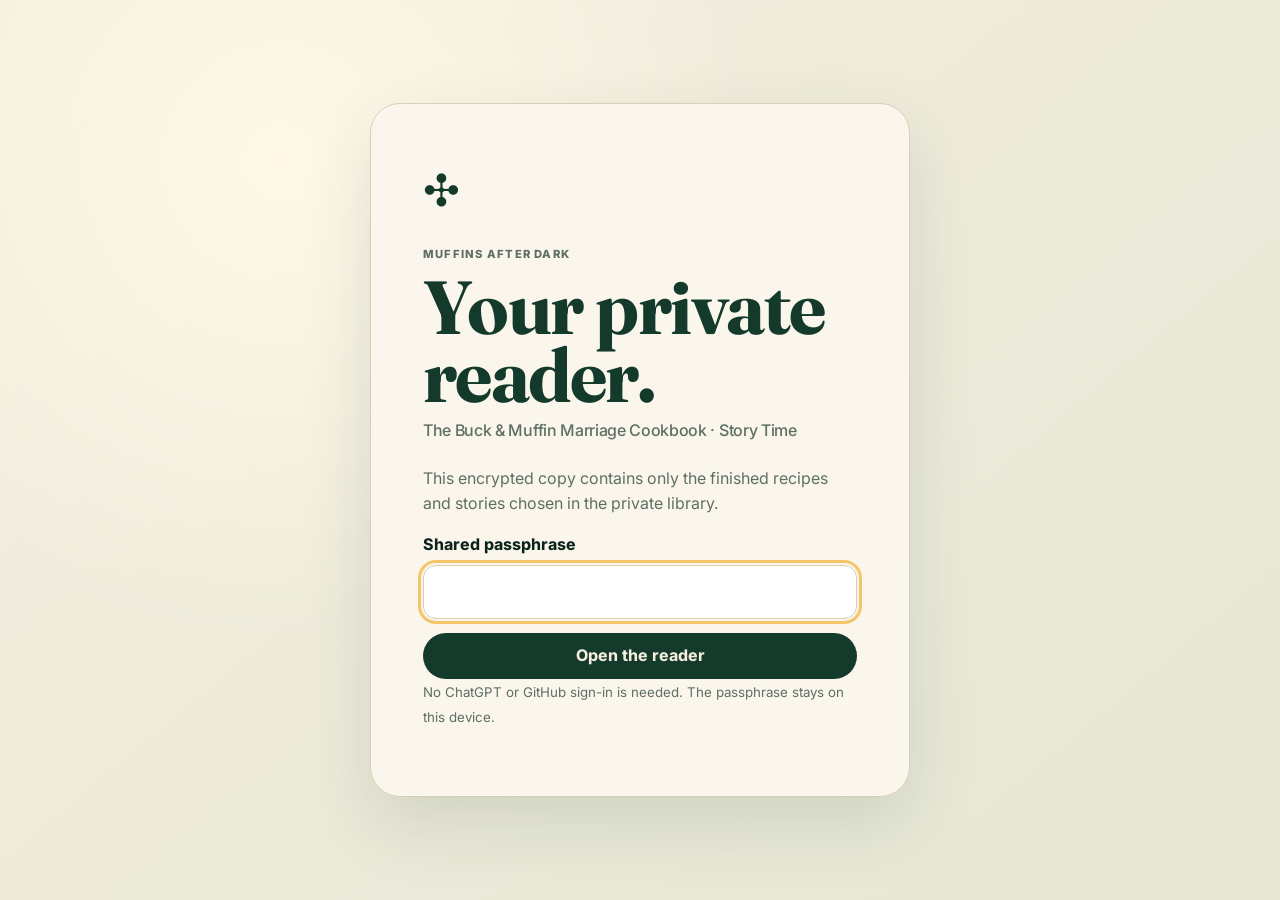
<file: index.html>
<!doctype html>
<html lang="en">
<head>
  <meta charset="utf-8" />
  <meta name="viewport" content="width=device-width,initial-scale=1,viewport-fit=cover" />
  <meta name="robots" content="noindex,nofollow,noarchive" />
  <meta name="color-scheme" content="light dark" />
  <title>Muffins After Dark · Private Reader</title>
  <link rel="stylesheet" href="./reader.css" />
</head>
<body>
  <main id="reader-root" aria-live="polite"></main>
  <div id="lightbox" class="lightbox" hidden><button aria-label="Close image">×</button><img alt="" /></div>
  <script src="./reader.js" defer></script>
</body>
</html>
</file>
<file: reader.css>
@import url("https://fonts.googleapis.com/css2?family=Fraunces:ital,opsz,wght@0,9..144,500;0,9..144,600;0,9..144,700;0,9..144,800;1,9..144,700&family=Inter:wght@400;500;600;700&display=swap");

:root {
  --paper: #f5eedf;
  --surface: #fbf7ee;
  --ink: #143a2b;
  --loam: #0b231a;
  --muted: #5f6f65;
  --ochre: #f2b233;
  --coral: #ec6a47;
  --mist: #9dc9e5;
  --sage: #c8d6b4;
  --line: #d9cfb8;
  --wine: #6e2838;
  --mulberry: #432331;
  --rose-paper: #f2d9d5;
  --display: "Fraunces", Georgia, serif;
  --body: "Inter", Arial, sans-serif;
  --radius: 20px;
  color-scheme: light;
}

* { box-sizing: border-box; }
html { scroll-behavior: smooth; }
body { margin: 0; background: var(--paper); color: var(--loam); font: 16px/1.55 var(--body); -webkit-font-smoothing: antialiased; }
button, input, select { font: inherit; }
button { color: inherit; cursor: pointer; }
button:focus-visible, input:focus-visible, select:focus-visible, a:focus-visible { outline: 3px solid rgba(242,178,51,.7); outline-offset: 2px; }
::selection { background: var(--ochre); color: var(--ink); }
h1, h2, h3, p { margin-top: 0; }
h1, h2, h3 { color: var(--ink); font-family: var(--display); line-height: 1.03; letter-spacing: -.02em; }
[hidden] { display: none !important; }

.eyebrow, .card-kicker, .folio-label { margin: 0 0 10px; color: var(--wine); font-size: .7rem; font-weight: 800; letter-spacing: .11em; text-transform: uppercase; }
.primary, .ghost { min-height: 46px; padding: 0 22px; border: 0; border-radius: 999px; font-weight: 750; }
.primary { background: var(--ink); color: var(--paper); }
.ghost { background: transparent; color: var(--ink); box-shadow: inset 0 0 0 1.5px var(--ink); }

.lock { min-height: 100svh; padding: 28px; display: grid; place-items: center; background: radial-gradient(circle at 22% 18%,#fff8e8 0,transparent 38%),linear-gradient(140deg,var(--paper),#e6e7d5); }
.lock-card { width: min(540px,100%); padding: clamp(30px,6vw,52px); border: 1px solid var(--line); border-radius: 30px; background: rgba(251,247,238,.95); box-shadow: 0 28px 70px rgba(20,58,43,.12); }
.petal { margin-bottom: 22px; color: var(--ink); font-size: 44px; }
.lock h1 { margin: 0; color: var(--ink); font: 700 clamp(3rem,8vw,4.7rem)/.9 var(--display); }
.lock h2 { margin: 12px 0 26px; color: var(--muted); font: 500 1rem var(--body); }
.lock p { color: var(--muted); }
.lock label { display: grid; gap: 8px; font-weight: 750; }
.lock input { width: 100%; min-height: 54px; padding: 0 16px; border: 1px solid var(--line); border-radius: 13px; background: #fff; color: var(--loam); }
.lock .primary { width: 100%; margin-top: 14px; }
.error { color: #9e293d !important; font-weight: 700; }

.shell { min-height: 100svh; }
.topbar { min-height: 78px; padding: 13px clamp(18px,4vw,58px); border-bottom: 1px solid var(--line); background: rgba(245,238,223,.94); backdrop-filter: blur(14px); display: flex; align-items: center; gap: 28px; position: sticky; top: 0; z-index: 30; }
.brand { margin-right: auto; display: flex; align-items: center; gap: 10px; }
.brand i { color: var(--ink); font-style: normal; font-size: 31px; }
.brand strong { display: block; color: var(--ink); font: 700 1.18rem var(--display); }
.brand small { display: block; color: var(--muted); font-size: .61rem; }
.switch { padding: 4px; border: 1px solid var(--line); border-radius: 999px; display: flex; }
.switch button { min-height: 35px; padding: 0 15px; border: 0; border-radius: 999px; background: transparent; color: var(--ink); font-size: .72rem; font-weight: 800; }
.switch button.active { background: var(--wine); color: var(--surface); }
.top-actions { display: flex; gap: 8px; }
.top-actions button { border: 0; background: transparent; color: var(--ink); font-weight: 750; }

.page { width: min(1240px,calc(100% - 48px)); margin: 0 auto; padding: 60px 0 112px; }
.hero { padding: 10px 0 40px; border-bottom: 1px solid var(--line); display: flex; align-items: end; justify-content: space-between; gap: 30px; }
.hero h1 { margin: 4px 0 12px; font-size: clamp(3.3rem,7vw,6.5rem); }
.hero p { max-width: 660px; margin: 0; color: var(--muted); }
.hero > span { padding: 8px 13px; border-radius: 999px; background: var(--sage); color: var(--ink); font-size: .72rem; font-weight: 800; }
.cookbook-hero { min-height: 450px; padding: clamp(34px,6vw,76px); margin-bottom: 30px; border-radius: 28px; background: var(--surface); display: grid; grid-template-columns:minmax(0,1.35fr) minmax(250px,.65fr); gap: 50px; align-items: center; overflow: hidden; position: relative; }
.cookbook-hero::after { content: ""; width: 430px; height: 430px; position: absolute; right: -170px; bottom: -230px; border-radius: 49% 51% 52% 48%/59% 35% 65% 41%; background: var(--ochre); opacity: .18; transform: rotate(22deg); }
.cookbook-hero h1 { max-width: 9ch; margin: 6px 0 24px; font-size: clamp(3.7rem,7vw,6.8rem); }
.cookbook-hero h1 em { color: var(--coral); }
.cookbook-hero > div > p:not(.eyebrow) { max-width: 58ch; color: var(--muted); }
.cookbook-hero .ghost { margin-top: 15px; }
.cookbook-hero aside { min-height: 260px; padding: 30px; border-radius: 20px; background: var(--ink); color: var(--paper); display: flex; flex-direction: column; justify-content: end; position: relative; z-index: 1; }
.cookbook-hero aside p { margin-bottom: auto; font-size: .68rem; font-weight: 800; letter-spacing: .1em; text-transform: uppercase; }
.cookbook-hero aside strong { font: 700 2.2rem var(--display); }
.cookbook-hero aside span { opacity: .7; font-size: .76rem; }
.browse-tools { margin-bottom: 28px; display: flex; align-items: center; justify-content: space-between; gap: 20px; }
.search-field { min-width: 280px; min-height: 48px; padding: 0 16px; border: 1px solid var(--line); border-radius: 999px; background: var(--surface); display: flex; align-items: center; gap: 9px; }
.search-field input { width: 100%; border: 0; outline: 0; background: transparent; color: var(--loam); }
.filters { display: flex; flex-wrap: wrap; gap: 8px; }
.filters button { min-height: 42px; padding: 0 15px; border: 1px solid var(--line); border-radius: 999px; background: transparent; color: var(--ink); font-weight: 750; }
.filters button.active { border-color: var(--ink); background: var(--ink); color: var(--surface); }
.story-filters { margin: 28px 0; }
.grid { display: grid; grid-template-columns: repeat(3,minmax(0,1fr)); gap: 18px; }
.card { width: 100%; min-height: 320px; padding: 24px; border: 1px solid var(--line); border-radius: 22px; background: var(--surface); color: inherit; display: flex; flex-direction: column; text-align: left; box-shadow: 0 9px 30px rgba(20,58,43,.05); transition: transform .16s ease,box-shadow .16s ease; }
.card:hover { transform: translateY(-3px); box-shadow: 0 16px 36px rgba(20,58,43,.1); }
.card > div { margin-top: auto; }
.card .heat { align-self: flex-start; }
.heat { display: inline-flex; padding: 5px 10px; border-radius: 999px; background: var(--sage); color: var(--ink); font-size: .62rem; font-weight: 850; letter-spacing: .04em; text-transform: uppercase; }
.heat--sweet { background: var(--sage); }
.heat--saucy { background: var(--ochre); }
.heat--hot { background: var(--coral); color: #fff; }
.heat--filthy { background: var(--wine); color: #fff; }
.card h2 { margin: 8px 0; color: var(--ink); font-size: 2.15rem; }
.card p { margin: 0; color: var(--muted); }
.card .card-kicker { color: var(--wine); font-size: .58rem; }
.card footer { margin-top: 22px; padding-top: 14px; border-top: 1px solid var(--line); display: flex; justify-content: space-between; font-size: .72rem; font-weight: 700; }
.empty { padding: 60px 30px; border: 1px dashed var(--line); border-radius: 22px; text-align: center; color: var(--muted); }
.collection-section { padding-top: 84px; scroll-margin-top: 90px; }
.collection-section > header { max-width: 660px; margin-bottom: 28px; }
.collection-section h2 { margin-bottom: 8px; font-size: clamp(2.2rem,4vw,3.4rem); }
.collection-section p { color: var(--muted); }
.collection-grid { display: grid; grid-template-columns: repeat(3,1fr); border-top: 1px solid var(--line); }
.collection-grid button { min-height: 94px; padding: 18px 8px; border: 0; border-bottom: 1px solid var(--line); background: transparent; text-align: left; display: grid; grid-template-columns: 38px 1fr auto; align-items: center; gap: 10px; }
.collection-grid button:hover { background: var(--surface); }
.collection-grid button:nth-child(3n+2), .collection-grid button:nth-child(3n+3) { padding-left: 22px; border-left: 1px solid var(--line); }
.collection-grid span, .collection-grid small { color: var(--muted); font-size: .7rem; }
.collection-grid .collection-name { display: grid; gap: 2px; }
.collection-grid .collection-name small { font-size: .55rem; font-weight: 800; letter-spacing: .08em; text-transform: uppercase; }
.collection-grid strong { color: var(--ink); font: 600 1.18rem var(--display); }

.collection-page { min-height: 100svh; }
.crumbs { width: min(1240px,calc(100% - 48px)); min-height: 58px; margin: 0 auto; display: flex; align-items: center; gap: 9px; font-size: .73rem; }
.crumbs button { border: 0; background: transparent; font-weight: 800; }
.collection-hero { min-height: 470px; padding: clamp(42px,7vw,92px) max(24px,calc((100vw - 1180px)/2)); background: var(--mulberry); color: var(--surface); display: grid; grid-template-columns: minmax(0,1.2fr) minmax(270px,.65fr); gap: 60px; align-items: center; }
.collection-hero h1 { margin: 8px 0 18px; color: var(--surface); font-size: clamp(4rem,8vw,7.5rem); }
.collection-hero > div > p:not(.eyebrow) { max-width: 62ch; opacity: .78; }
.collection-hero .eyebrow { color: var(--rose-paper); }
.collection-hero .ghost { margin-top: 18px; color: var(--surface); box-shadow: inset 0 0 0 1.5px var(--surface); }
.collection-hero aside { padding: 26px; border: 1px solid rgba(255,255,255,.28); border-radius: 20px; display: grid; gap: 10px; }
.collection-hero aside span { font-size: .63rem; letter-spacing: .1em; text-transform: uppercase; opacity: .65; }
.collection-hero aside strong { padding-top: 10px; border-top: 1px solid rgba(255,255,255,.2); font: 600 1.18rem var(--display); }
.collection-body { width: min(1240px,calc(100% - 48px)); margin: 0 auto; padding: 70px 0; scroll-margin-top: 90px; }
.collection-body > header { margin-bottom: 35px; display: grid; grid-template-columns: 1fr 1fr; gap: 50px; }
.collection-body > header p { color: var(--muted); }
.collection-pagination { width: min(1240px,calc(100% - 48px)); margin: 0 auto; padding: 28px 0 80px; border-top: 1px solid var(--line); display: grid; grid-template-columns:1fr auto 1fr; align-items: center; gap: 20px; }
.collection-pagination > div:last-child { text-align: right; }
.collection-pagination button { border: 0; background: transparent; }
.collection-pagination span, .collection-pagination strong { display: block; }
.collection-pagination span { color: var(--muted); font-size: .62rem; }
.collection-pagination strong { font: 650 1.08rem var(--display); }
.collection-pagination > button { font-weight: 800; }

.detail { width: min(1220px,calc(100% - 48px)); margin: 0 auto; padding: 26px 0 110px; }
.detail-tools { margin-bottom: 24px; display: flex; align-items: center; justify-content: space-between; gap: 12px; }
.detail-tools > div { display: flex; flex-wrap: wrap; gap: 8px; }
.cover { min-height: 560px; border-radius: 28px; background: var(--ink); color: var(--surface); overflow: hidden; display: grid; grid-template-columns: minmax(0,1fr) minmax(320px,.9fr); position: relative; }
.cover-copy { padding: clamp(34px,6vw,72px); align-self: center; z-index: 2; }
.cover-collections { margin: 24px 0 8px; display: flex; flex-wrap: wrap; gap: 8px; align-items: center; }
.cover-collections button, .cover-collections span { padding: 0; border: 0; background: transparent; color: inherit; font-size: .67rem; font-weight: 800; letter-spacing: .09em; text-transform: uppercase; }
.cover-collections i { opacity: .55; font-style: normal; }
.cover h1 { margin: 4px 0 18px; color: var(--surface); font-size: clamp(4rem,8vw,7.3rem); line-height: .87; }
.cover h2 { max-width: 620px; color: rgba(251,247,238,.82); font: 500 1.25rem/1.35 var(--body); }
.cover-img { width: 100%; height: 100%; min-height: 400px; object-fit: cover; cursor: zoom-in; mask-image: linear-gradient(90deg,transparent 0,#000 25%); }
.cover-watermark { display: grid; place-items: center; color: rgba(255,255,255,.09); font-size: 240px; }
.cover-meta { display: flex; flex-wrap: wrap; gap: 8px; }
.cover-meta span { padding: 7px 11px; border: 1px solid rgba(255,255,255,.7); border-radius: 999px; font-size: .68rem; font-weight: 750; }
.recipe-actions { width: min(850px,calc(100% - 30px)); margin: -30px auto 58px; padding: 16px; border: 1px solid var(--line); border-radius: 999px; background: var(--surface); display: flex; justify-content: center; gap: 9px; position: relative; z-index: 3; box-shadow: 0 20px 40px rgba(20,58,43,.08); }
.meal-panel { width: min(930px,100%); margin: -35px auto 55px; padding: 20px; border-radius: 18px; background: var(--rose-paper); display: grid; grid-template-columns:1fr 1fr auto; gap: 12px; }
.meal-panel label { display: grid; gap: 6px; font-size: .7rem; font-weight: 800; }
.meal-panel input { min-height: 46px; padding: 0 12px; border: 1px solid var(--line); border-radius: 10px; background: var(--surface); }
.meal-panel button { align-self: end; }
.recipe-copy { width: min(900px,100%); margin: 0 auto; }
.recipe-copy section { padding: 44px 0; border-top: 1px solid var(--line); }
.recipe-copy h2 { font-size: 2.25rem; }
.recipe-copy h3 { font-size: 1.45rem; }
.story-lead { color: var(--ink); font: 600 1.75rem/1.55 var(--display); }
.move-card, .buck-card { margin: 22px 0; padding: 32px !important; border: 0 !important; border-radius: 20px; }
.move-card { background: var(--ochre); }
.buck-card { background: var(--ink); color: var(--surface); }
.buck-card h2, .buck-card .eyebrow { color: var(--surface); }
.steps { counter-reset: steps; }
.step { padding: 28px 0 28px 78px; border-top: 1px solid var(--line); position: relative; }
.step::before { counter-increment: steps; content: counter(steps,decimal-leading-zero); position: absolute; left: 0; top: 23px; color: var(--coral); font: 700 2.2rem var(--display); }
.step small { color: var(--muted); font-size: .64rem; font-weight: 800; letter-spacing: .06em; text-transform: uppercase; }
.dialogue { padding: .12em .25em; border-bottom: 2px solid var(--wine); background: #f5dca8; color: var(--wine); font: 650 1em var(--display); }
.toast { position: fixed; left: 50%; bottom: 24px; z-index: 250; transform: translateX(-50%); padding: 11px 17px; border-radius: 999px; background: var(--ink); color: #fff; }

.story-reader { --reader-size:19px; --reader-leading:1.65; --reader-measure:68ch; --reader-paragraph:1.15em; --reader-gap:40px; min-height: 100svh; background: var(--reader-bg,var(--paper)); color: var(--reader-ink,#1d2822); }
.reader-theme--white { --reader-bg:#fff; --reader-ink:#17201b; }
.reader-theme--paper { --reader-bg:#f5eedf; --reader-ink:#1d2822; }
.reader-theme--sepia { --reader-bg:#e8d8b9; --reader-ink:#352b22; }
.reader-theme--midnight { --reader-bg:#14211c; --reader-ink:#e8e0cf; color-scheme:dark; }
.reader-bar { min-height: 62px; padding: 8px 20px; border-bottom: 1px solid color-mix(in srgb,currentColor 24%,transparent); background: inherit; display: flex; align-items: center; justify-content: space-between; gap: 12px; position: sticky; top: 0; z-index: 50; opacity: .97; }
.reader-bar button { padding: 8px 11px; border: 0; border-radius: 999px; background: transparent; color: inherit; font-size: .7rem; font-weight: 800; }
.reader-bar > div { display: flex; flex-wrap: wrap; justify-content: flex-end; gap: 3px; }
.reader-location { max-width: 32vw; display: grid; text-align: center; }
.reader-location strong { overflow: hidden; text-overflow: ellipsis; white-space: nowrap; font-size: .7rem; }
.reader-location small { opacity: .6; font-size: .58rem; }
.toc { width: 320px; max-height: calc(100svh - 100px); padding: 20px; border: 1px solid color-mix(in srgb,currentColor 18%,transparent); border-radius: 16px; background: inherit; position: fixed; left: 20px; top: 82px; z-index: 42; overflow: auto; }
.toc > header { display: flex; justify-content: space-between; gap: 8px; }
.toc > header div { display: grid; }
.toc > header small { opacity: .6; font-size: .64rem; }
.toc > header button { display: none; border: 0; background: transparent; color: inherit; }
.toc nav { margin-top: 15px; display: grid; }
.toc a { padding: 11px 0; border-top: 1px solid color-mix(in srgb,currentColor 22%,transparent); color: inherit; display: grid; text-decoration: none; opacity: .55; }
.toc a.level-3 { padding-left: 14px; }
.toc a.active { opacity: 1; }
.toc a span { font-size: .55rem; text-transform: uppercase; }
.reader-settings { width: 350px; max-height: calc(100svh - 100px); padding: 22px; border: 1px solid var(--line); border-radius: 16px; background: var(--surface); color: var(--loam); position: fixed; right: 20px; top: 82px; z-index: 55; overflow: auto; box-shadow: 0 18px 50px rgba(11,35,26,.18); }
.reader-settings > header { display: flex; justify-content: space-between; gap: 10px; }
.reader-settings header button { border: 0; background: transparent; font-weight: 800; }
.reader-settings label { padding: 12px 0; border-top: 1px solid var(--line); display: grid; gap: 6px; font-size: .68rem; font-weight: 750; }
.reader-settings select, .reader-settings input { width: 100%; }
.reader-capability-note { padding: 12px; border-radius: 8px; background: var(--paper); color: var(--muted); font-size: .7rem; }
.story-article { width: min(var(--reader-measure),calc(100% - 48px)); margin: 0 auto; padding: 55px 0 120px; font-size: var(--reader-size); line-height: var(--reader-leading); }
.reader-font--editorial .story-body { font-family: var(--display); }
.reader-font--classic .story-body { font-family: Georgia,"Times New Roman",serif; }
.reader-font--sans .story-body { font-family: var(--body); }
.reader-font--accessible .story-body { font-family: Verdana,Arial,sans-serif; letter-spacing: .015em; }
.reader-align--justify .story-body { text-align: justify; }
.story-opening { min-height: 68svh; margin-bottom: 90px; padding: 55px; border-radius: 26px; background: var(--mulberry); color: var(--surface); display: flex; flex-direction: column; justify-content: flex-end; overflow: hidden; position: relative; }
.story-cover-image { width: 100%; height: 100%; position: absolute; inset: 0; object-fit: cover; opacity: .55; cursor: zoom-in; }
.story-opening::after { content:""; position:absolute; inset:0; background:linear-gradient(0deg,rgba(20,16,23,.94),transparent 78%); }
.story-opening > *:not(.story-cover-image) { position: relative; z-index: 1; }
.story-opening h1 { margin: 8px 0 12px; color: var(--surface); font-size: clamp(3.8rem,8vw,7rem); }
.story-opening h2 { color: rgba(251,247,238,.78); font: 500 1.3rem var(--body); }
.story-opening blockquote { margin: 24px 0; font: 500 1.18rem/1.5 var(--display); }
.story-body h2, .story-body h3 { color: currentColor; scroll-margin-top: 88px; }
.story-body h2 { margin: 2.7em 0 1.3em; font-size: 2.5em; }
.story-body h3 { margin: 2.3em 0 1em; font-size: 1.55em; }
.story-body p { margin: 0 0 var(--reader-paragraph); }
.story-body blockquote { margin: 1.4em 0; }
.story-body hr { width: 3.5em; margin: 3em auto; border: 0; border-top: 2px solid currentColor; opacity: .35; }
.story-body figure { margin: 3em 0; }
.story-body figure img { max-width: 100%; max-height: 80svh; display: block; object-fit: contain; cursor: zoom-in; }
.story-body figcaption { margin-top: .7em; font: italic .7em/1.4 var(--body); opacity: .65; text-align: center; }
.reader-dialogue-block { padding-left: 1.15em; border-left: 3px solid var(--wine); }
.reader-dialogue-mode--accent .reader-dialogue-block { padding: .8em 1em; border: 0; border-radius: .6em; background: color-mix(in srgb,var(--ochre) 30%,transparent); }
.reader-dialogue-mode--indented .reader-dialogue-block { margin-left: 2em; padding-left: 1.2em; }
.reader-dialogue-mode--blocks .reader-dialogue-block { padding: 1em 1.2em; border: 0; border-radius: .6em; background: color-mix(in srgb,currentColor 10%,transparent); }
.reader-note { padding: 1em; border: 1px solid currentColor; font-family: var(--body); font-size: .8em; }
.reader-columns--double .story-body { column-count: 2; column-gap: var(--reader-gap); column-rule: 1px solid color-mix(in srgb,currentColor 18%,transparent); }
.reader-columns--double .story-body h2, .reader-columns--double .story-body h3, .reader-columns--double .story-body figure, .reader-columns--double .story-body hr { column-span: all; }
.reader-end { padding: 70px 0; margin-top: 80px; border-top: 1px solid currentColor; text-align: center; }
.reader-end h2 { color: currentColor; }
.reader-end button { padding: 10px 18px; border: 1px solid currentColor; border-radius: 999px; background: transparent; color: inherit; }
.reader-person-backdrop { position: fixed; inset: 0; z-index: 100; padding: 20px; background: rgba(11,35,26,.78); display: grid; place-items: center; }
.reader-person-backdrop section { width: min(540px,100%); padding: 42px; border-radius: var(--radius); background: var(--paper); color: var(--loam); text-align: center; }
.reader-person-backdrop section > div { display: grid; grid-template-columns:1fr 1fr; gap: 12px; }
.reader-person-backdrop section button { min-height: 88px; border: 0; border-radius: 14px; background: var(--ink); color: var(--surface); font: 700 1.4rem var(--display); }

.lightbox { position: fixed; inset: 0; z-index: 200; padding: 5vw; background: rgba(7,12,9,.92); place-items: center; }
.lightbox:not([hidden]) { display: grid; }
.lightbox img { max-width: 100%; max-height: 90svh; object-fit: contain; }
.lightbox button { position: absolute; top: 20px; right: 24px; border: 0; background: transparent; color: #fff; font-size: 2.5rem; }

.print-root { display: none; }
@page{size:letter landscape;margin:0}
@media print {
  html, body { width: 11in; min-width: 11in; margin: 0 !important; padding: 0 !important; background: #fff !important; print-color-adjust: exact; -webkit-print-color-adjust: exact; }
  body:not([data-print-kind="story"]) #reader-root, .lightbox { display: none !important; }
  .print-root { width: 11in; display: block !important; position: absolute; inset: 0; margin: 0; padding: 0; }
  .print-sheet{width:11in;height:8.5in;margin:0;padding:0;display:grid;grid-template-columns:5.5in 5.5in;break-after:page;page-break-after:always;position:relative;overflow:hidden;background:#fff}
  .print-sheet:last-child { break-after: auto; page-break-after: auto; }
  .booklet-page { width: 5.5in; height: 8.5in; padding: .5in; overflow: hidden; position: relative; border-right: .5pt solid #d9cfb8; background: #fff; color: #18231d; font: 10.5pt/1.5 var(--body); }
  .booklet-page > i { position: absolute; right: .28in; bottom: .25in; color: #68726b; font: 8pt var(--body); }
  .booklet-page h1 { margin: 0; font: 700 42pt/.95 var(--display); }
  .booklet-page h2 { margin: .12in 0 .22in; font: 700 25pt/1 var(--display); }
  .booklet-page h3 { margin: .12in 0 .05in; font: 700 14pt var(--display); }
  .booklet-page p, .booklet-page li { font-size: 10pt; }
  .booklet-page article { padding: .08in 0; border-top: .5pt solid #d9cfb8; display: grid; grid-template-columns: .28in 1fr; gap: .1in; }
  .booklet-page article p { margin: 0; font-size: 8.5pt; }
  .folio-label { color: #18231d; font: 700 7.5pt var(--body); letter-spacing: .1em; text-transform: uppercase; }
  .booklet-story { font: 500 14pt/1.55 var(--display) !important; }
  .booklet-cover { height: 100%; padding: .12in 0; border-top: 1.5pt solid #18231d; border-bottom: .5pt solid #18231d; background: #fff !important; color: #111; display: flex; flex-direction: column; justify-content: center; position: relative; overflow: hidden; }
  .booklet-cover img { width: 1.28in; height: 1.28in; position: absolute; top: .2in; right: 0; object-fit: contain; filter: grayscale(1) contrast(1.4); }
  .booklet-cover h1 { max-width: 4.25in; color: #111; }
  .booklet-cover > span, .booklet-cover > small { font-weight: 700; letter-spacing: .09em; text-transform: uppercase; }
  .booklet-cover > span { max-width: 3in; }
  .booklet-cover p { max-width: 3.8in; font-size: 13pt; }
  .print-meta { margin-top: .28in; display: flex; flex-wrap: wrap; gap: .08in; }
  .print-meta span { padding: .05in .1in; border: .5pt solid currentColor; border-radius: 99in; font-size: 7pt; }
  .note-lines { height: 4.5in; background: repeating-linear-gradient(to bottom,transparent 0,transparent .42in,#d9cfb8 .43in); }
  .booklet-back { height: 100%; display: grid; place-content: center; text-align: center; }
  .fold-mark { height: .1in; position: absolute; left: 50%; top: 0; border-left: .5pt solid #143a2b; }
  body[data-print-kind="story"] .reader-bar, body[data-print-kind="story"] .toc, body[data-print-kind="story"] .reader-settings, body[data-print-kind="story"] .reader-person-backdrop { display: none !important; }
  body[data-print-kind="story"] .story-reader { min-height: 0; background: #fff !important; color: #111 !important; }
  body[data-print-kind="story"] .story-article { width: auto; max-width: 9.8in; margin: 0 auto; padding: .5in; color: #111; font-size: 11pt; }
  body[data-print-kind="story"] .story-opening { min-height: 0; padding: 0 0 .35in; margin: 0 0 .45in; border-radius: 0; background: #fff; color: #111; display: block; }
  body[data-print-kind="story"] .story-opening::after, body[data-print-kind="story"] .story-cover-image { display: none; }
  body[data-print-kind="story"] .story-opening h1, body[data-print-kind="story"] .story-opening h2 { color: #111; }
  body[data-print-kind="story"] .story-body { column-count: 1 !important; }
}

@media (max-width: 980px) {
  .grid { grid-template-columns: repeat(2,minmax(0,1fr)); }
  .collection-grid { grid-template-columns: repeat(2,1fr); }
  .collection-grid button:nth-child(n) { padding-left: 8px; border-left: 0; }
  .collection-grid button:nth-child(2n) { padding-left: 22px; border-left: 1px solid var(--line); }
  .toc { display: none; width: min(390px,calc(100% - 24px)); left: 12px; top: 72px; box-shadow: 0 20px 55px rgba(11,35,26,.22); }
  .toc.open { display: block; }
  .toc > header button { display: block; }
  .reader-settings { top: 72px; right: 12px; }
}

@media (max-width: 720px) {
  .topbar { padding: 11px 14px; gap: 10px; flex-wrap: wrap; }
  .brand { width: 100%; margin: 0; }
  .switch { order: 3; }
  .top-actions { margin-left: auto; }
  .page, .detail, .collection-body, .collection-pagination, .crumbs { width: min(100% - 28px,1240px); }
  .page { padding-top: 34px; }
  .hero, .browse-tools, .detail-tools, .collection-body > header { align-items: flex-start; flex-direction: column; display: flex; }
  .cookbook-hero, .collection-hero { min-height: 0; padding: 32px 24px; grid-template-columns: 1fr; }
  .cookbook-hero h1, .collection-hero h1 { font-size: 3.9rem; }
  .cookbook-hero aside { min-height: 190px; }
  .search-field { width: 100%; min-width: 0; }
  .filters { width: 100%; overflow-x: auto; flex-wrap: nowrap; padding-bottom: 5px; }
  .filters button { flex: 0 0 auto; }
  .grid, .collection-grid { grid-template-columns: 1fr; }
  .collection-grid button:nth-child(n) { padding-left: 8px; border-left: 0; }
  .collection-hero aside { padding: 20px; }
  .collection-pagination { grid-template-columns: 1fr; text-align: left; }
  .collection-pagination > div:last-child { text-align: left; }
  .cover { min-height: 0; grid-template-columns: 1fr; }
  .cover-copy { padding: 32px 24px; }
  .cover h1 { font-size: 3.8rem; }
  .cover-img { min-height: 280px; order: -1; mask-image: linear-gradient(180deg,#000 65%,transparent); }
  .cover-watermark { min-height: 220px; order: -1; font-size: 150px; }
  .recipe-actions { margin: 14px auto 38px; border-radius: 20px; flex-wrap: wrap; }
  .meal-panel { margin: 0 auto 45px; grid-template-columns: 1fr; }
  .story-lead { font-size: 1.45rem; }
  .reader-bar { align-items: flex-start; flex-wrap: wrap; }
  .reader-location { max-width: 55vw; order: 2; text-align: left; }
  .reader-bar > div { width: 100%; order: 3; justify-content: flex-start; overflow-x: auto; flex-wrap: nowrap; }
  .reader-bar > div button { flex: 0 0 auto; }
  .reader-settings { width: calc(100% - 24px); max-height: calc(100svh - 84px); inset: 72px 12px auto; }
  .story-article { width: min(var(--reader-measure),calc(100% - 28px)); padding-top: 20px; }
  .story-opening { min-height: 62svh; margin-bottom: 52px; padding: 28px; }
  .story-opening h1 { font-size: 3.7rem; }
  .reader-columns--double .story-body { column-count: 1; }
  .reader-person-backdrop section { padding: 30px 22px; }
}
</file>
